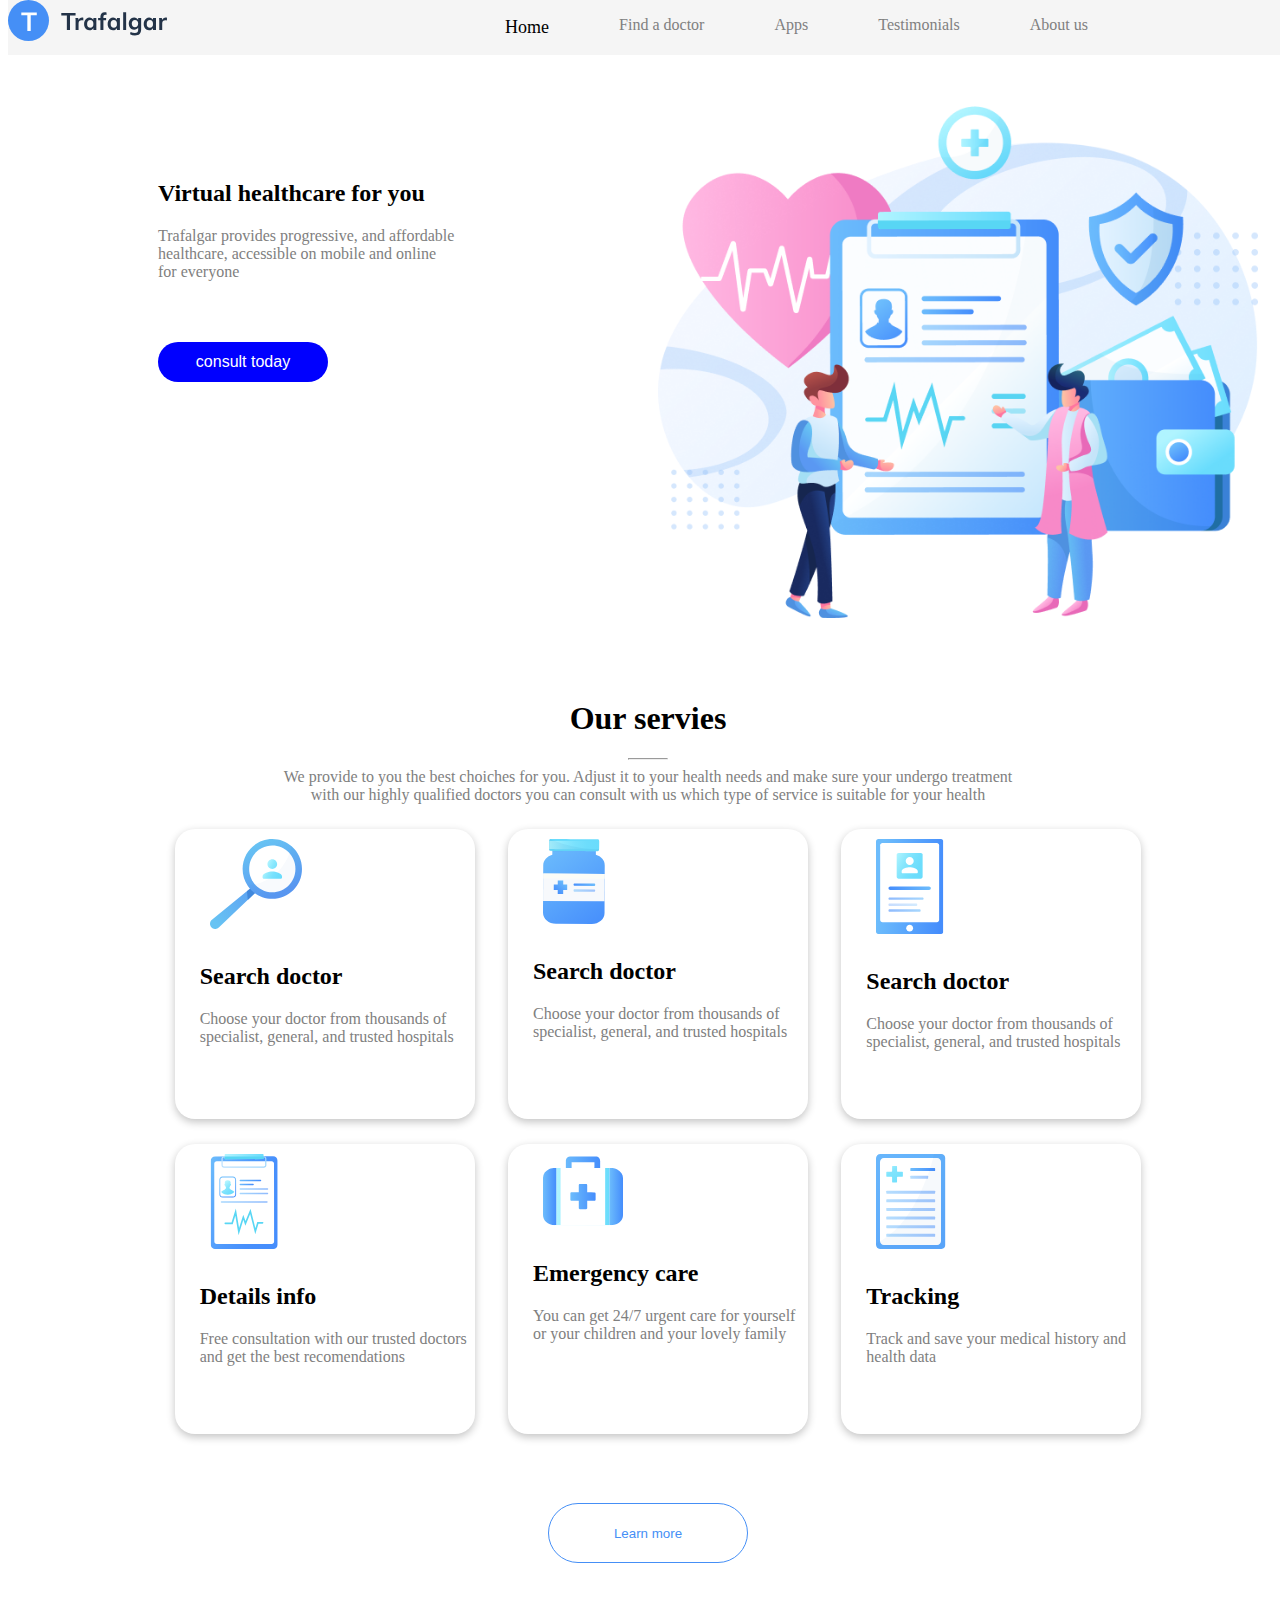
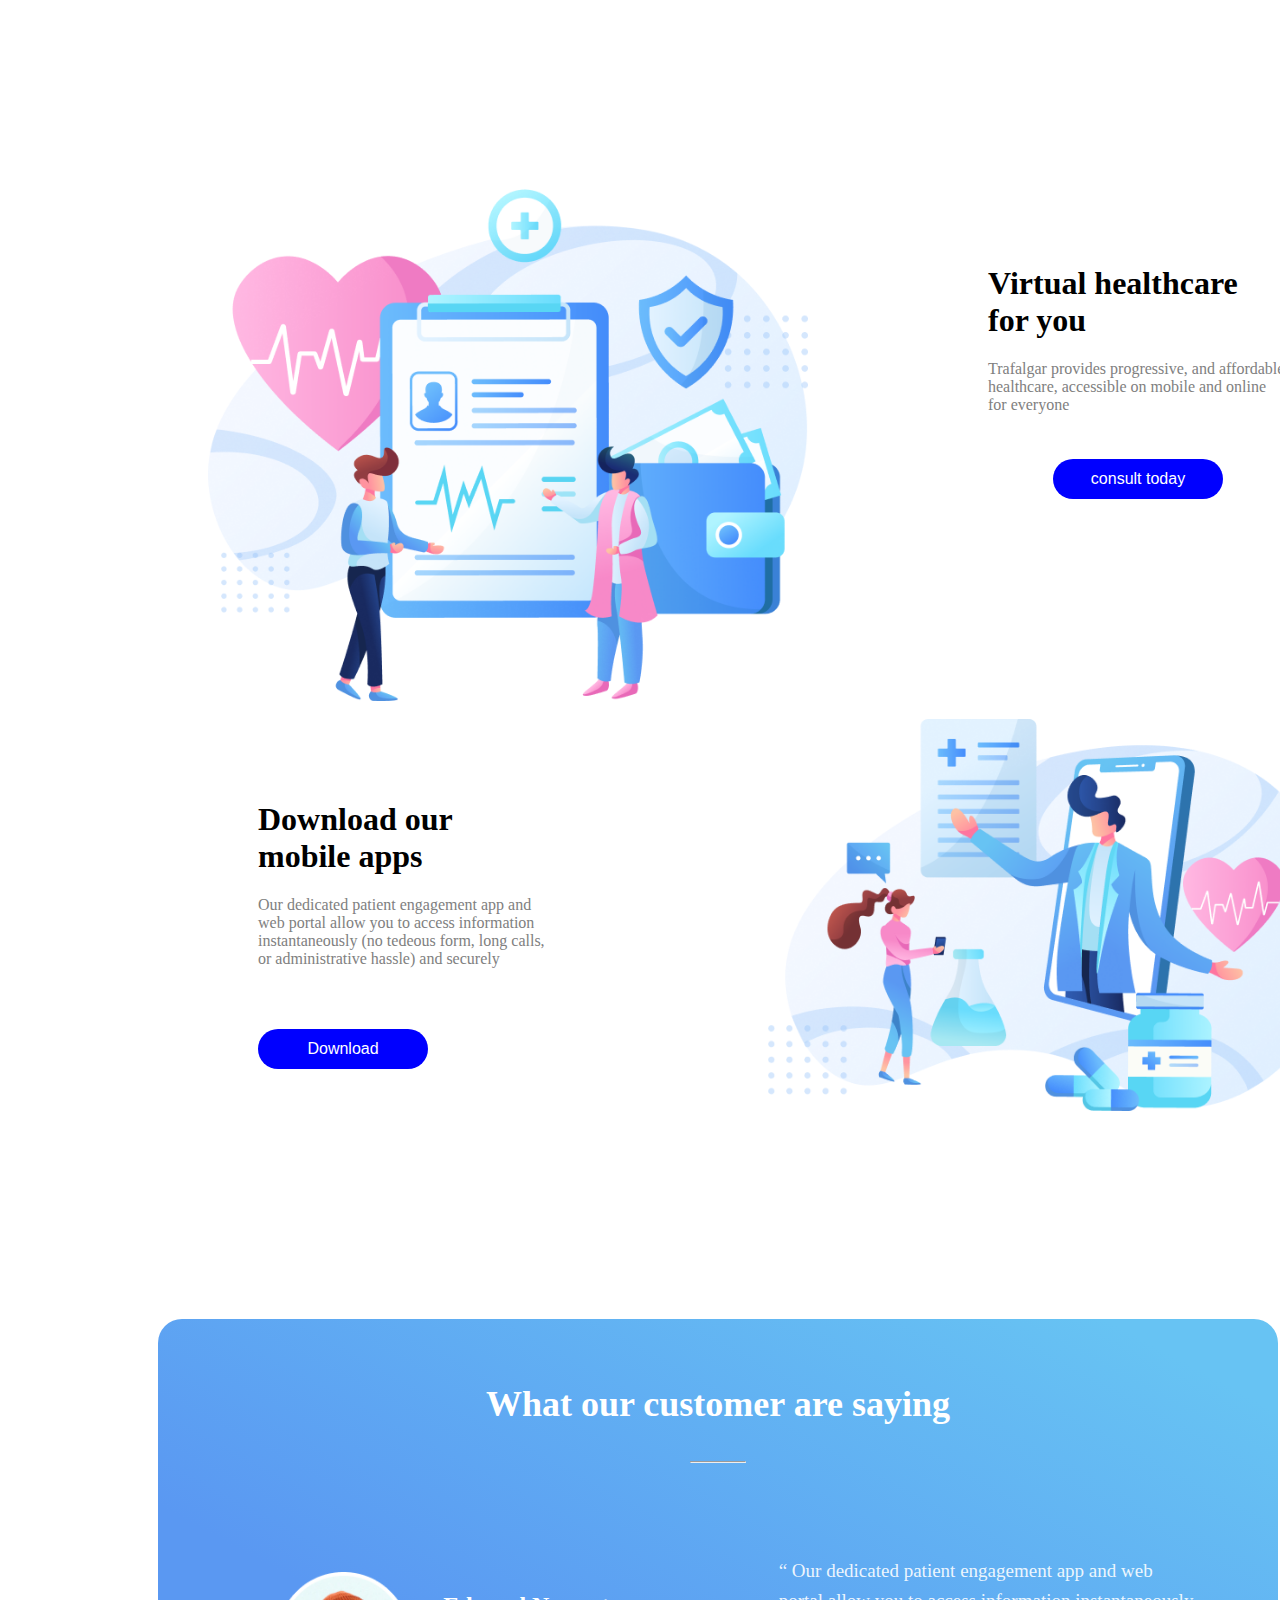
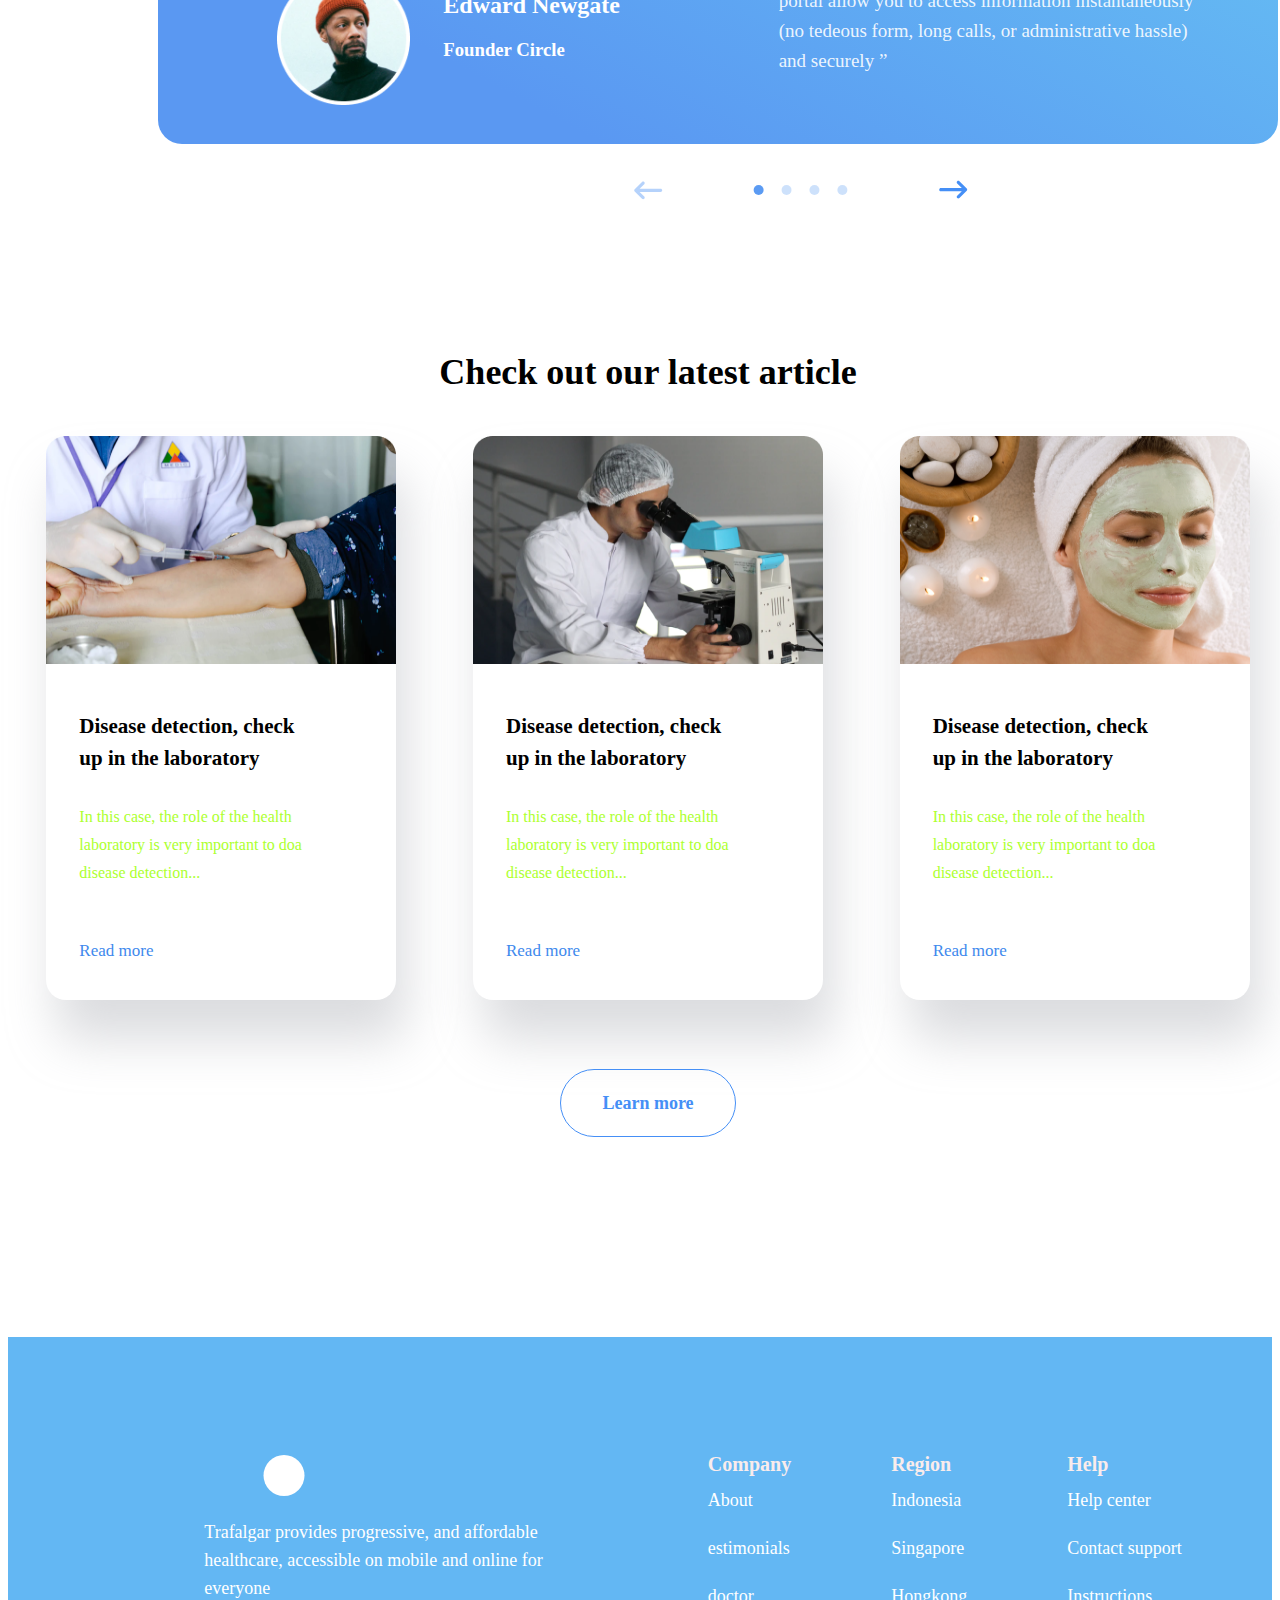
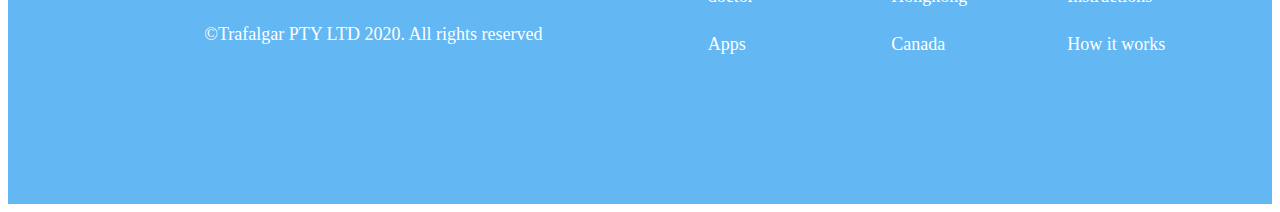
<file: index.html>
<!DOCTYPE html>
<html lang="en">
  <head>
    <meta charset="UTF-8" />
    <meta http-equiv="X-UA-Compatible" content="IE=edge" />
    <meta name="viewport" content="width=device-width, initial-scale=1.0" />
    <!-- <link rel="stylesheet" href="./css/main.css-min.css" /> -->
    <link rel="stylesheet" href="./css/main.css" />
    <title>My work</title>
  </head>
  <body>
      <header class="header">
        <div class="container">
        <nav class="nav">
          <a href="#"><img src="./images/logo.svg" alt="logo" /></a>
          <div class="nav-link">
            <ul class="nav-list">
              <li class="nav-item nav-item-activ">Home</li>
              <li class="nav-item">Find a doctor</li>
              <li class="nav-item">Apps</li>
              <li class="nav-item">Testimonials</li>
              <li class="nav-item">About us</li>
            </ul>
          </div>
        </nav>
        </div>
      </header>
      <section class="one-all-text">
        <div class="container">
        <div class="all-text">
          <div class="virtual">
            <h2>Virtual healthcare for you</h2>
            <p>
              Trafalgar provides progressive, and affordable healthcare,
              accessible on mobile and online for everyone
            </p>
            <button class="btn">consult today</button>
          </div>
          <div class="foto">
            <img
              src="./images/trafalgar-headerillustration1.png"
              alt="trafalgar"
            />
          </div>
        </div>
        </div>
      </section>
      <div class="container">
      <div class="all-box">
        <div class="first-text">
          <h1>Our servies</h1>
          <hr />
          <p class="our-p">
            We provide to you the best choiches for you. Adjust it to your
            health needs and make sure your undergo treatment with our highly
            qualified doctors you can consult with us which type of service is
            suitable for your health
          </p>
        </div>

        <div class="cards">
          <div class="three-box">
            <div class="boxs">
              <img src="./images/lupa.svg" alt="lupa" />
              <h2>Search doctor</h2>
              <p>
                Choose your doctor from thousands of specialist, general, and
                trusted hospitals
              </p>
            </div>
          </div>

          <div class="three-box">
            <div class="boxs">
              <img src="./images/Frame.svg" alt="Frame" />
              <h2>Search doctor</h2>
              <p>
                Choose your doctor from thousands of specialist, general, and
                trusted hospitals
              </p>
            </div>
          </div>

          <div class="three-box">
            <div class="boxs">
              <img src="./images/Frame(1).svg" alt="Frame 1" />
              <h2>Search doctor</h2>
              <p>
                Choose your doctor from thousands of specialist, general, and
                trusted hospitals
              </p>
            </div>
          </div>
        </div>

        <div class="cards-too">
          <div class="three-box">
            <div class="boxs">
              <img src="./images/Frame(2).svg" alt="Frame 2" />
              <h2>Details info</h2>
              <p>
                Free consultation with our trusted doctors and get the best
                recomendations
              </p>
            </div>
          </div>

          <div class="three-box">
            <div class="boxs">
              <img src="./images/Frame(3).svg" alt="Frame 3" />
              <h2>Emergency care</h2>
              <p>
                You can get 24/7 urgent care for yourself or your children and
                your lovely family
              </p>
            </div>
          </div>

          <div class="three-box">
            <div class="boxs">
              <img src="./images/Frame(4).svg" alt="Frame 4" />
              <h2>Tracking</h2>
              <p>
                Track and save your medical history and health data
              </p>
            </div>
          </div>
        </div>
        <button class="buttom">Learn more</button>
      </div>
      </div>
      <!-- ################################################################################################ -->
      <!-- ################################################################################################ -->
      <!-- ################################################################################################ -->

      <div class="container">
      <div class="all-text">
        <div class="foto">
          <img
            src="./images/trafalgar-headerillustration1.png"
            alt="trafalgar"
          />
        </div>

        <div class="box-modl"></div>

        <div class="virtual">
          <h1>Virtual healthcare for you</h1>
          <p>
            Trafalgar provides progressive, and affordable healthcare,
            accessible on mobile and online for everyone
          </p>
          <button class="buttom">consult today</button>
        </div>
      </div>
      </div>
<div class="container">
      <div class="Download">
        <div class="virtual">
          <h1>Download our mobile apps</h1>
          <p>
            Our dedicated patient engagement app and web portal allow you to
            access information instantaneously (no tedeous form, long calls, or
            administrative hassle) and securely
          </p>
          <button class="btn">Download</button>
        </div>
        <div class="foto">
          <img
            src="./images/trafalgar-illustrationsec031.png"
            alt="trafalgar"
          />
        </div>
      </div>
</div>

      <div class="container">
        <section class="costumer">
          <div class="costumer-box">
            <h2 class="costumer-heding">
              What our customer are saying
            </h2>
            <hr class="costumer-hr" />
            <div class="costumer-info">
              <ul class="costumer-list">
                <li class="costumer-itim">
                  <img
                    src="./images/Group5.png"
                    alt="is there a picture here"
                    width="133"
                    height="133"
                  />
                </li>
                <li class="costumer-list-itim">
                  <h2>Edward Newgate</h2>
                  <h3>Founder Circle</h3>
                </li>
              </ul>
  
              <div class="costumer-blockode">
                <q>
                  Our dedicated patient engagement app and web portal allow you to
                  access information instantaneously (no tedeous form, long calls,
                  or administrative hassle) and securely
                </q>
              </div>
            </div>
          </div>
          <img
            class="round"
            src="./images/arrownav.svg"
            alt="is there a picture here"
            width="336"
            height="20"
          />
        </section>
      </div>

      <div class="container">
        <section class="article">
          <div class="container">
            <div>
              <h2 class="article-heding">Check out our latest article</h2>
              <span class="server-line"></span>
              <ul class="article-list">
                <li class="article-list-itim">
                  <img
                    style="padding-bottom: 12px;"
                    src="./images/MaskGroup.png"
                    alt="medetsine"
                    width="350"
                    height="240"
                  />
                  <h2 class="article-heding2">
                    Disease detection, check up in the laboratory
                  </h2>
                  <p class="article-paragrf">
                    In this case, the role of the health laboratory is very
                    important to doa disease detection...
                  </p>
                  <a class="article-img" href="https://www.figma.com/">
                    Read more
                  </a>
                </li>
  
                <li class="article-list-itim">
                  <img
                    style="padding-bottom: 12px;"
                    src="./images/Mask2Group.png"
                    alt="medetsine"
                    width="350"
                    height="240"
                  />
                  <h2 class="article-heding2">
                    Disease detection, check up in the laboratory
                  </h2>
                  <p class="article-paragrf">
                    In this case, the role of the health laboratory is very
                    important to doa disease detection...
                  </p>
                  <a class="article-img" href="https://www.figma.com/">
                    Read more
                  </a>
                </li>
  
                <li class="article-list-itim">
                  <img
                    style="padding-bottom: 12px;"
                    src="./images/Mask3Group.png"
                    alt="medetsine"
                    width="350"
                    height="240"
                  />
                  <h2 class="article-heding2">
                    Disease detection, check up in the laboratory
                  </h2>
                  <p class="article-paragrf">
                    In this case, the role of the health laboratory is very
                    important to doa disease detection...
                  </p>
                  <a class="article-img" href="https://www.figma.com/">
                    Read more
                  </a>
                </li>
              </ul>
            </div>
            <a class="article-link" href="#">Learn more</a>
          </div>
        </section>
      </div>

      <footer class="footer">
        <div class="container">
          <div class="footer-navbar">
            <div class="footer-logo">
              <img
                class="footer-img-logo"
                src="./images/Ellipse8.svg"
                alt="logo"
                width="160"
                height="41"
              />
              <p class="footer-paragrf">
                Trafalgar provides progressive, and affordable healthcare,
                accessible on mobile and online for everyone
              </p>
              <p class="footer-paragrf">
                ©Trafalgar PTY LTD 2020. All rights reserved
              </p>
            </div>

            <div class="footer-list">
              <ul class="footer-itim">
                <li class="footer-list-itim">
                  <strong class="">Company</strong>
                  <ul class="list-itim">
                    <li class="list-itim-info">
                      <a class="footer-link" href="#">About</a>
                    </li>
                    <li class="list-itim-info">
                      <a class="footer-link" href="#">estimonials</a>
                    </li>
                    <li class="list-itim-info">
                      <a class="footer-link" href="#">doctor</a>
                    </li>
                    <li class="list-itim-info">
                      <a class="footer-link" href="#">Apps</a>
                    </li>
                  </ul>
                </li>

                <li class="footer-list-itim">
                  <strong>Region</strong>
                  <ul class="list-itim">
                    <li class="list-itim-info">
                      <a class="footer-link" href="#">Indonesia</a>
                    </li>
                    <li class="list-itim-info">
                      <a class="footer-link" href="#">Singapore</a>
                    </li>
                    <li class="list-itim-info">
                      <a class="footer-link" href="#">Hongkong</a>
                    </li>
                    <li class="list-itim-info">
                      <a class="footer-link" href="#">Canada</a>
                    </li>
                  </ul>
                </li>

                <li class="footer-list-itim">
                  <strong>Help</strong>
                  <ul class="list-itim">
                    <li class="list-itim-info">
                      <a class="footer-link" href="#">Help center</a>
                    </li>
                    <li class="list-itim-info">
                      <a class="footer-link" href="#">Contact support</a>
                    </li>
                    <li class="list-itim-info">
                      <a class="footer-link" href="#">Instructions</a>
                    </li>
                    <li class="list-itim-info">
                      <a class="footer-link" href="#">How it works</a>
                    </li>
                  </ul>
                </li>
              </ul>
            </div>
          </div>
        </div>
      </footer>
    </div>
  </body>
</html>
</file>
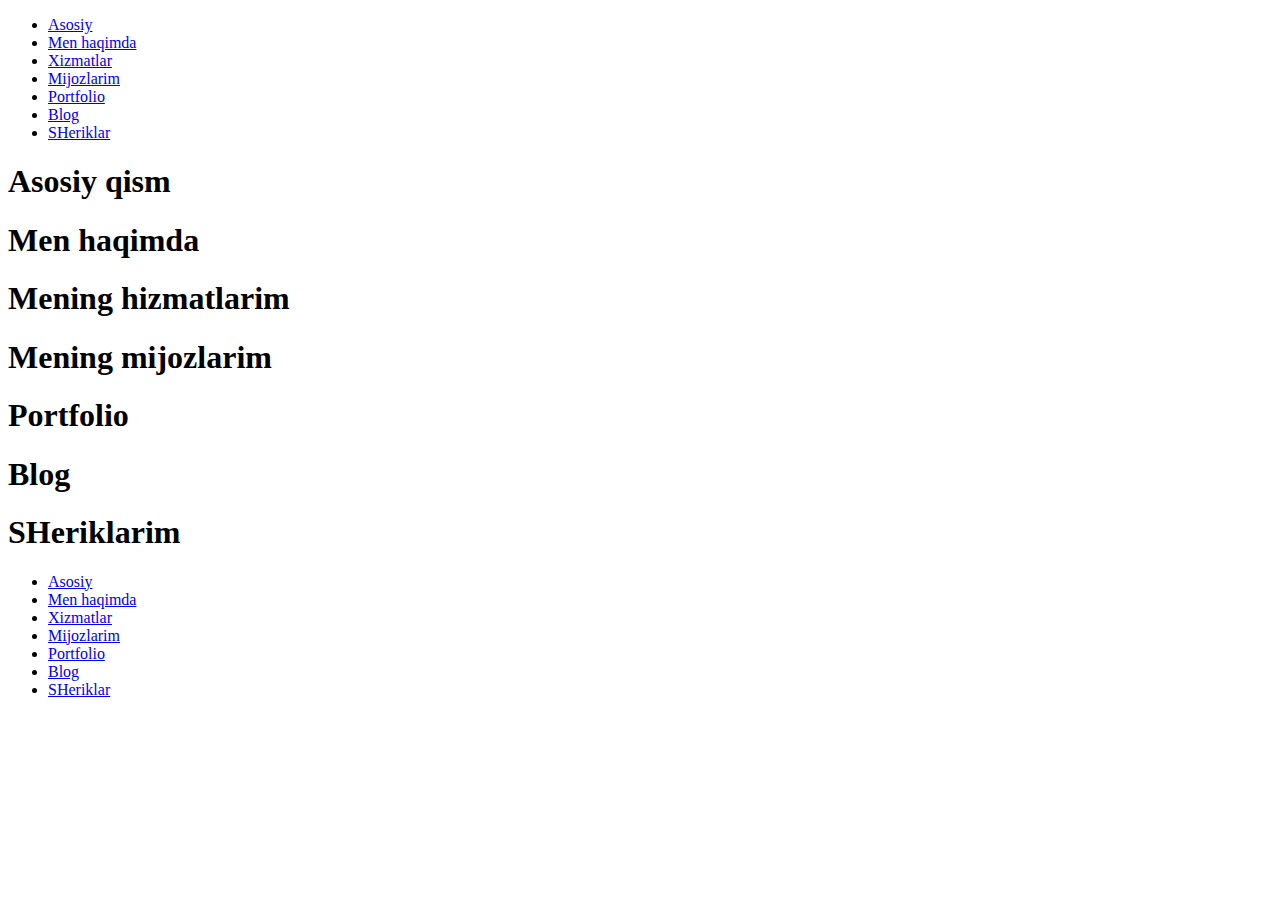
<file: mustaqil iw/index.html>
<!DOCTYPE html>
<html lang="en">
<head>
  <meta charset="UTF-8">
  <meta http-equiv="X-UA-Compatible" content="IE=edge">
  <meta name="viewport" content="width=device-width, initial-scale=1.0">
  <title>Portfolio</title>
</head>
<body>
    <!-- Header section -->
    <heder class="main-header">
        <nav class="main-navigation">
            <ul class="main-navigation_items">
                <li class="main-navigation_item">
                    <a href="#">Asosiy</a>
                </li>  
                <li class="main-navigation_item">
                    <a href="#">Men haqimda</a>
                </li>    
                <li class="main-navigation_item">
                    <a href="#">Xizmatlar</a>
                </li>    
                <li class="main-navigation_item">
                    <a href="#">Mijozlarim</a>
                </li>    
                <li class="main-navigation_item">
                    <a href="#">Portfolio</a>
                </li>    
                <li class="main-navigation_item">
                    <a href="#">Blog</a>
                </li>
                <li class="main-navigation_item">
                    <a href="#">SHeriklar</a>
                </li>                  
            </ul>
        </nav>
    </heder>
    <!-- /Header section -->

    <!-- Main section -->
    <section id="main-section">
        <h1>Asosiy qism</h1>
    </section>
    <!-- /Main section -->

    <!-- About me section-->
    <section id="about me">
        <h1>Men haqimda</h1>
    </section>
    <!-- /About me section -->

    <!-- Services section -->
    <section id="servicces">
        <h1>Mening hizmatlarim</h1>
    </section>
    <!-- /Services section --> 

    <!-- Clients section -->
    <section id="clients">
        <h1>Mening mijozlarim</h1>
    </section>
    <!-- /Clients section -->

    <!-- Portfolio section -->
    <section id="portfolio">
        <h1>Portfolio</h1>
    </section>
    <!-- /Portfolio section -->

    <!-- Blog section -->
    <section id="blog">
        <h1>Blog</h1>
    </section>
    <!-- /Blog section -->

    <!-- Partners section -->
    <section id="partners">
        <h1>SHeriklarim</h1>
    </section>
    <!-- /Partners section -->

    <!-- Footer section -->
    <footer>
      <nav>
        <ul>
            <li>
                <a href="#">Asosiy</a>
            </li>  
            <li>
                <a href="#">Men haqimda</a>
            </li>    
            <li>
                <a href="#">Xizmatlar</a>
            </li>    
            <li>
                <a href="#">Mijozlarim</a>
            </li>    
            <li>
                <a href="#">Portfolio</a>
            </li>    
            <li>
                <a href="#">Blog</a>
            </li>
            <li>
                <a href="#">SHeriklar</a>
            </li>                  
        </ul>
    </nav>
    </footer>
    <!-- /Footer section -->
</body>
</html>
</file>
<file: css/main.css-min.css>
* {
  box-sizing: border-box;
}
.container {
  margin: 0 auto;
}
.header {
  width: 100%;
  background: #f5f5f5;
  position: fixed;
  top: 0;
}
.foto {
  width: 600px;
  height: 400px;
}
.foto {
  margin-left: 200px;
}
.nav {
  display: flex;
  justify-content: space-between;
}
.nav-list {
  display: flex;
  list-style: none;
  padding-right: 130px;
  cursor: pointer;
}
.nav-item {
  padding-right: 70px;
  color: gray;
}
.nav-item:nth-child(1) {
  cursor: pointer;
  color: #000;
  font-family: Mulish;
  font-style: normal;
  font-weight: 400;
  font-size: 18px;
  line-height: 23px;
}
.one-all-text {
  margin-top: 100px;
  margin-left: 150px;
  direction: flex;
  justify-content: space-between;
}
.all-text {
  display: flex;
  margin-top: 40px;
}
.virtual {
  margin-top: 60px;
}
.virtual h1 {
  width: 250px;
}
.virtual p {
  width: 300px;
  color: gray;
}
.virtual button {
  margin-top: 45px;
  width: 170px;
  height: 40px;
  padding: 10px;
  border: none;
  border-radius: 20px;
  background-color: #00f;
  color: #fff;
  cursor: pointer;
}
.virtual a {
  color: #fff;
  text-decoration: none;
}
.all-box {
  margin-top: 200px;
}
.our-p {
  width: 760px;
  margin: 0 auto;
}
.three-box {
  width: 300px;
  height: 290px;
  box-shadow: rgba(0, 0, 0, 0.24) 0 3px 8px;
  border-radius: 20px;
}
.first-text h1 {
  text-align: center;
}
.three-box img {
  padding: 10px;
}
.first-text hr {
  width: 40px;
  height: 2px;
  background-color: #000;
}
.first-text {
  text-align: center;
  margin: auto;
  width: 1000px;
}
.first-text p {
  color: gray;
}
.boxs {
  margin-left: 25px;
}
.boxs p {
  color: gray;
}
.cards {
  display: flex;
  justify-content: space-around;
  width: 1000px;
  margin-left: 150px;
  margin-top: 25px;
}
.cards-too {
  display: flex;
  justify-content: space-around;
  width: 1000px;
  margin-left: 150px;
  margin-top: 25px;
}
.box-modl {
  width: 200px;
}
.buttom {
  display: block;
  margin: 69px auto 220px;
  background-color: #fff;
  color: #458ff6;
  width: 200px;
  height: 60px;
  border-radius: 55px;
  border: 1px solid #458ff6;
  cursor: pointer;
}
.L-T-B {
  display: flex;
}
.foto img {
  width: 600px;
}
.container {
  margin: 0 auto;
  width: 1280px;
}
.Download {
  display: flex;
  margin-left: 250px;
}
.costumer {
  width: 1200px;
}
.costumer-box {
  margin-top: 200px;
  margin-left: 150px;
  background: linear-gradient(208.18deg, #67c3f3 9.05%, #5a98f2 76.74%);
  width: 1120px;
  height: 425px;
  border-radius: 24px;
}
.costumer-heding {
  text-align: center;
  padding: 61px 0 25px;
  margin: 0;
  font-size: 36px;
  line-height: 48px;
  color: #fff;
}
.costumer-hr {
  margin-bottom: 93px;
  width: 56px;
  height: 2px;
  background-color: #fff;
  border-radius: 5px;
}
.costumer-info {
  display: flex;
  justify-content: space-around;
}
.costumer-list {
  display: flex;
  justify-content: space-around;
  list-style: none;
}
.costumer-list-itim {
  margin: 0;
  padding: top 124px;
  padding-left: 33px;
  color: #fff;
}
.costumer-blockode {
  font-size: 19px;
  line-height: 30px;
  color: rgba(255, 255, 255, 0.9);
  width: 420px;
}
.round {
  position: absolute;
  width: 336.43px;
  height: 20px;
  left: 633px;
  top: 3380px;
}
.article {
  text-align: center;
  font-size: 36px;
  line-height: 56px;
}
.article-heding {
  margin-top: 200px;
  font-size: 36px;
  line-height: 56px;
}
.article-list {
  display: flex;
  justify-content: space-around;
  padding: 0;
  margin-bottom: 69px;
}
.article-list-itim {
  text-align: left;
  box-shadow: 10px 40px 50px rgba(164, 167, 175, 0.4);
  width: 350px;
  list-style: none;
  border-radius: 20px;
  transition: all 0.3s linear;
}
.article-list-itim:hover {
  transform: scale(1.05);
}
.article-heding2 {
  padding-left: 33px;
  padding-bottom: 12px;
  font-size: 21px;
  line-height: 32px;
  width: 251px;
}
.article-paragrf {
  color: #adff2f;
  padding-left: 33px;
  padding-bottom: 25px;
  margin: 0;
  font-size: 16px;
  line-height: 28px;
  width: 266px;
}
.article-img {
  display: inline-block;
  font-size: 17px;
  line-height: 28px;
  color: #4089ed;
  text-decoration: none;
  padding: 25px 33px 35px;
}
.article-img:hover {
  color: red;
}
.article-link {
  display: inline-block;
  padding: 5px 41px;
  font-weight: 700;
  font-size: 18px;
  text-decoration: none;
  color: #458ff6;
  border: 1.4px solid #458ff6;
  border-radius: 53px;
}
.article-link:hover {
  background-color: pink;
  color: #0ff;
  border: #fff;
}
.footer {
  margin-top: 200px;
  background-color: #63b7f3;
}
.footer-navbar {
  color: #fff;
  display: flex;
  justify-content: space-around;
  vertical-align: middle;
}
.footer-logo {
  margin: 118px 0 113px 190px;
  width: 391px;
  height: 201px;
}
.footer-paragrf {
  margin-bottom: 16px;
  font-size: 18px;
  line-height: 28px;
  color: #fff;
}
.footer-itim {
  padding: 50px;
  display: flex;
  justify-content: space-around;
}
.footer-list-itim {
  padding: 50px;
  list-style: none;
}
.list-itim {
  margin-bottom: 20px;
  padding-left: 0;
}
.list-itim-info {
  padding: 5px 0;
  list-style: none;
}
strong {
  font-size: 20px;
  color: #faecec;
}
.footer-link {
  font-size: 18px;
  line-height: 38px;
  color: #fff;
  text-decoration: none;
}
.container {
  margin: 0 auto;
}
.header {
  width: 100%;
  background: #f5f5f5;
  position: fixed;
  top: 0;
}
.foto {
  width: 600px;
  height: 400px;
}
.foto {
  margin-left: 200px;
}
.nav {
  display: flex;
  justify-content: space-between;
}
.nav-list {
  display: flex;
  list-style: none;
  padding-right: 130px;
  cursor: pointer;
}
.nav-item {
  padding-right: 70px;
  color: gray;
}
.nav-item:nth-child(1) {
  cursor: pointer;
  color: #000;
  font-family: Mulish;
  font-style: normal;
  font-weight: 400;
  font-size: 18px;
  line-height: 23px;
}
.one-all-text {
  margin-top: 100px;
  margin-left: 150px;
  direction: flex;
  justify-content: space-between;
}
.all-text {
  display: flex;
  margin-top: 40px;
}
.virtual {
  margin-top: 60px;
}
.virtual h1 {
  width: 250px;
}
.virtual p {
  width: 300px;
  color: gray;
}
.virtual button {
  margin-top: 45px;
  width: 170px;
  height: 40px;
  padding: 10px;
  border: none;
  border-radius: 20px;
  background-color: #00f;
  color: #fff;
  cursor: pointer;
}
.virtual a {
  color: #fff;
  text-decoration: none;
}
.all-box {
  margin-top: 200px;
}
.our-p {
  width: 760px;
  margin: 0 auto;
}
.three-box {
  width: 300px;
  height: 290px;
  box-shadow: rgba(0, 0, 0, 0.24) 0 3px 8px;
  border-radius: 20px;
}
.first-text h1 {
  text-align: center;
}
.three-box img {
  padding: 10px;
}
.first-text hr {
  width: 40px;
  height: 2px;
  background-color: #000;
}
.first-text {
  text-align: center;
  margin: auto;
  width: 1000px;
}
.first-text p {
  color: gray;
}
.boxs {
  margin-left: 25px;
}
.boxs p {
  color: gray;
}
.cards {
  display: flex;
  justify-content: space-around;
  width: 1000px;
  margin-left: 150px;
  margin-top: 25px;
}
.cards-too {
  display: flex;
  justify-content: space-around;
  width: 1000px;
  margin-left: 150px;
  margin-top: 25px;
}
.box-modl {
  width: 200px;
}
.buttom {
  display: block;
  margin: 69px auto 220px;
  background-color: #fff;
  color: #458ff6;
  width: 200px;
  height: 60px;
  border-radius: 55px;
  border: 1px solid #458ff6;
  cursor: pointer;
}
.L-T-B {
  display: flex;
}
.foto img {
  width: 600px;
}
.container {
  margin: 0 auto;
  width: 1280px;
}
.Download {
  display: flex;
  margin-left: 250px;
}
.costumer {
  width: 1200px;
}
.costumer-box {
  margin-top: 200px;
  margin-left: 150px;
  background: linear-gradient(208.18deg, #67c3f3 9.05%, #5a98f2 76.74%);
  width: 1120px;
  height: 425px;
  border-radius: 24px;
}
.costumer-heding {
  text-align: center;
  padding: 61px 0 25px;
  margin: 0;
  font-size: 36px;
  line-height: 48px;
  color: #fff;
}
.costumer-hr {
  margin-bottom: 93px;
  width: 56px;
  height: 2px;
  background-color: #fff;
  border-radius: 5px;
}
.costumer-info {
  display: flex;
  justify-content: space-around;
}
.costumer-list {
  display: flex;
  justify-content: space-around;
  list-style: none;
}
.costumer-list-itim {
  margin: 0;
  padding: top 124px;
  padding-left: 33px;
  color: #fff;
}
.costumer-blockode {
  font-size: 19px;
  line-height: 30px;
  color: rgba(255, 255, 255, 0.9);
  width: 420px;
}
.round {
  position: absolute;
  width: 336.43px;
  height: 20px;
  left: 633px;
  top: 3380px;
}
.article {
  text-align: center;
  font-size: 36px;
  line-height: 56px;
}
.article-heding {
  margin-top: 200px;
  font-size: 36px;
  line-height: 56px;
}
.article-list {
  display: flex;
  justify-content: space-around;
  padding: 0;
  margin-bottom: 69px;
}
.article-list-itim {
  text-align: left;
  box-shadow: 10px 40px 50px rgba(164, 167, 175, 0.4);
  width: 350px;
  list-style: none;
  border-radius: 20px;
  transition: all 0.3s linear;
}
.article-list-itim:hover {
  transform: scale(1.05);
}
.article-heding2 {
  padding-left: 33px;
  padding-bottom: 12px;
  font-size: 21px;
  line-height: 32px;
  width: 251px;
}
.article-paragrf {
  color: #adff2f;
  padding-left: 33px;
  padding-bottom: 25px;
  margin: 0;
  font-size: 16px;
  line-height: 28px;
  width: 266px;
}
.article-img {
  display: inline-block;
  font-size: 17px;
  line-height: 28px;
  color: #4089ed;
  text-decoration: none;
  padding: 25px 33px 35px;
}
.article-img:hover {
  color: red;
}
.article-link {
  display: inline-block;
  padding: 5px 41px;
  font-weight: 700;
  font-size: 18px;
  text-decoration: none;
  color: #458ff6;
  border: 1.4px solid #458ff6;
  border-radius: 53px;
}
.article-link:hover {
  background-color: pink;
  color: #0ff;
  border: #fff;
}
.footer {
  margin-top: 200px;
  background-color: #63b7f3;
}
.footer-navbar {
  color: #fff;
  display: flex;
  justify-content: space-around;
  vertical-align: middle;
}
.footer-logo {
  margin: 118px 0 113px 190px;
  width: 391px;
  height: 201px;
}
.footer-paragrf {
  margin-bottom: 16px;
  font-size: 18px;
  line-height: 28px;
  color: #fff;
}
.footer-itim {
  padding: 50px;
  display: flex;
  justify-content: space-around;
}
.footer-list-itim {
  padding: 50px;
  list-style: none;
}
.list-itim {
  margin-bottom: 20px;
  padding-left: 0;
}
.list-itim-info {
  padding: 5px 0;
  list-style: none;
}
strong {
  font-size: 20px;
  color: #faecec;
}
.footer-link {
  font-size: 18px;
  line-height: 38px;
  color: #fff;
  text-decoration: none;
}
.footer-link:hover {
  color: gold;
  text-decoration: underline;
}
.container {
  margin: 0 auto;
}
.header {
  width: 100%;
  background: #f5f5f5;
  position: fixed;
  top: 0;
}
.foto {
  width: 600px;
  height: 400px;
}
.foto {
  margin-left: 200px;
}
.nav {
  display: flex;
  justify-content: space-between;
}
.nav-list {
  display: flex;
  list-style: none;
  padding-right: 130px;
  cursor: pointer;
}
.nav-item {
  padding-right: 70px;
  color: gray;
}
.nav-item:nth-child(1) {
  cursor: pointer;
  color: #000;
  font-family: Mulish;
  font-style: normal;
  font-weight: 400;
  font-size: 18px;
  line-height: 23px;
}
.one-all-text {
  margin-top: 100px;
  margin-left: 150px;
  direction: flex;
  justify-content: space-between;
}
.all-text {
  display: flex;
  margin-top: 40px;
}
.virtual {
  margin-top: 60px;
}
.virtual h1 {
  width: 250px;
}
.virtual p {
  width: 300px;
  color: gray;
}
.virtual button {
  margin-top: 45px;
  width: 170px;
  height: 40px;
  padding: 10px;
  border: none;
  border-radius: 20px;
  background-color: #00f;
  color: #fff;
  cursor: pointer;
}
.virtual a {
  color: #fff;
  text-decoration: none;
}
.all-box {
  margin-top: 200px;
}
.our-p {
  width: 760px;
  margin: 0 auto;
}
.three-box {
  width: 300px;
  height: 290px;
  box-shadow: rgba(0, 0, 0, 0.24) 0 3px 8px;
  border-radius: 20px;
}
.first-text h1 {
  text-align: center;
}
.three-box img {
  padding: 10px;
}
.first-text hr {
  width: 40px;
  height: 2px;
  background-color: #000;
}
.first-text {
  text-align: center;
  margin: auto;
  width: 1000px;
}
.first-text p {
  color: gray;
}
.boxs {
  margin-left: 25px;
}
.boxs p {
  color: gray;
}
.cards {
  display: flex;
  justify-content: space-around;
  width: 1000px;
  margin-left: 150px;
  margin-top: 25px;
}
.cards-too {
  display: flex;
  justify-content: space-around;
  width: 1000px;
  margin-left: 150px;
  margin-top: 25px;
}
.box-modl {
  width: 200px;
}
.buttom {
  display: block;
  margin: 69px auto 220px;
  background-color: #fff;
  color: #458ff6;
  width: 200px;
  height: 60px;
  border-radius: 55px;
  border: 1px solid #458ff6;
  cursor: pointer;
}
.L-T-B {
  display: flex;
}
.foto img {
  width: 600px;
}
.container {
  margin: 0 auto;
  width: 1280px;
}
.Download {
  display: flex;
  margin-left: 250px;
}
.costumer {
  width: 1200px;
}
.costumer-box {
  margin-top: 200px;
  margin-left: 150px;
  background: linear-gradient(208.18deg, #67c3f3 9.05%, #5a98f2 76.74%);
  width: 1120px;
  height: 425px;
  border-radius: 24px;
}
.costumer-heding {
  text-align: center;
  padding: 61px 0 25px;
  margin: 0;
  font-size: 36px;
  line-height: 48px;
  color: #fff;
}
.costumer-hr {
  margin-bottom: 93px;
  width: 56px;
  height: 2px;
  background-color: #fff;
  border-radius: 5px;
}
.costumer-info {
  display: flex;
  justify-content: space-around;
}
.costumer-list {
  display: flex;
  justify-content: space-around;
  list-style: none;
}
.costumer-list-itim {
  margin: 0;
  padding: top 124px;
  padding-left: 33px;
  color: #fff;
}
.costumer-blockode {
  font-size: 19px;
  line-height: 30px;
  color: rgba(255, 255, 255, 0.9);
  width: 420px;
}
.round {
  position: absolute;
  width: 336.43px;
  height: 20px;
  left: 633px;
  top: 3380px;
}
.article {
  text-align: center;
  font-size: 36px;
  line-height: 56px;
}
.article-heding {
  margin-top: 200px;
  font-size: 36px;
  line-height: 56px;
}
.article-list {
  display: flex;
  justify-content: space-around;
  padding: 0;
  margin-bottom: 69px;
}
.article-list-itim {
  text-align: left;
  box-shadow: 10px 40px 50px rgba(164, 167, 175, 0.4);
  width: 350px;
  list-style: none;
  border-radius: 20px;
  transition: all 0.3s linear;
}
.article-list-itim:hover {
  transform: scale(1.05);
}
.article-heding2 {
  padding-left: 33px;
  padding-bottom: 12px;
  font-size: 21px;
  line-height: 32px;
  width: 251px;
}
.article-paragrf {
  color: #adff2f;
  padding-left: 33px;
  padding-bottom: 25px;
  margin: 0;
  font-size: 16px;
  line-height: 28px;
  width: 266px;
}
.article-img {
  display: inline-block;
  font-size: 17px;
  line-height: 28px;
  color: #4089ed;
  text-decoration: none;
  padding: 25px 33px 35px;
}
.article-img:hover {
  color: red;
}
.article-link {
  display: inline-block;
  padding: 5px 41px;
  font-weight: 700;
  font-size: 18px;
  text-decoration: none;
  color: #458ff6;
  border: 1.4px solid #458ff6;
  border-radius: 53px;
}
.article-link:hover {
  background-color: pink;
  color: #0ff;
  border: #fff;
}
.footer {
  margin-top: 200px;
  background-color: #63b7f3;
}
.footer-navbar {
  color: #fff;
  display: flex;
  justify-content: space-around;
  vertical-align: middle;
}
.footer-logo {
  margin: 118px 0 113px 190px;
  width: 391px;
  height: 201px;
}
.footer-paragrf {
  margin-bottom: 16px;
  font-size: 18px;
  line-height: 28px;
  color: #fff;
}
.footer-itim {
  padding: 50px;
  display: flex;
  justify-content: space-around;
}
.footer-list-itim {
  padding: 50px;
  list-style: none;
}
.list-itim {
  margin-bottom: 20px;
  padding-left: 0;
}
.list-itim-info {
  padding: 5px 0;
  list-style: none;
}
strong {
  font-size: 20px;
  color: #faecec;
}
.footer-link {
  font-size: 18px;
  line-height: 38px;
  color: #fff;
  text-decoration: none;
}
.footer-link:hover {
  color: gold;
  text-decoration: underline;
}
</file>
<file: css/main.css>
* {
  box-sizing: border-box;
}
.container {
  margin: 0 auto;
  width: 1200px;
}
.header {
  width: 100%;
  /* margin-left: 150px; */
  /* margin-top: 20px; */
  background: whitesmoke;
  position: fixed;
  top: 0;
}
.foto {
  width: 600px;
  height: 400px;
}

.foto {
  margin-left: 200px;
}
.nav {
  display: flex;
  justify-content: space-between;
}
.nav-list {
  display: flex;
  list-style: none;
  padding-right: 130px;
  cursor: pointer;
}
.nav-item {
  padding-right: 70px;
  color: gray;
}
.nav-item:nth-child(1) {
  cursor: pointer;
  color: black;
  font-family: 'Mulish';
  font-style: normal;
  font-weight: 400;
  font-size: 18px;
  line-height: 23px;
}

.one-all-text {
  margin-top: 100px;
  margin-left: 150px;
  direction: flex;
  justify-content: space-between;
}
.all-text {
  display: flex;
  margin-top: 40px;
}
.virtual {
  margin-top: 60px;
}
.virtual h1 {
  width: 250px;
}
.virtual p {
  width: 300px;
  color: gray;
}
.virtual button {
  margin-top: 45px;
  width: 170px;
  height: 40px;
  font-size: 16px;
  padding: 10px;
  border: none;
  border-radius: 20px;
  background-color: blue;
  color: white;
  cursor: pointer;
}

.virtual a {
  color: white;
  text-decoration: none;
}

.all-box {
  margin-top: 200px;
}

.our-p {
  width: 760px;
  margin: 0 auto;
}
.three-box {
  width: 300px;
  height: 290px;
  /* border: 1px solid black; */
  box-shadow: rgba(0, 0, 0, 0.24) 0px 3px 8px;
  border-radius: 20px;
}
.first-text h1 {
  text-align: center;
}

.three-box img {
  padding: 10px;
}

.first-text hr {
  width: 40px;
  height: 2px;
  background-color: black;
}

.first-text {
  text-align: center;
  margin: auto;
  width: 1000px;
}
.first-text p {
  color: gray;
}
.boxs {
  margin-left: 25px;
}
.boxs p {
  color: gray;
}

.cards {
  display: flex;
  justify-content: space-around;
  width: 1000px;
  margin-left: 150px;
  margin-top: 25px;
}

.cards-too {
  display: flex;
  justify-content: space-around;
  width: 1000px;
  margin-left: 150px;
  margin-top: 25px;
}

.box-modl {
  width: 200px;
}

.buttom {
  display: block;
  margin: 69px auto 220px;
  background-color: #fff;
  color: #458ff6;
  width: 200px;
  height: 60px;
  border-radius: 55px;
  border: 1px solid #458ff6;
  cursor: pointer;
}

.L-T-B {
  display: flex;
}
.foto img {
  width: 600px;
}

.container {
  margin: 0 auto;
  width: 1280px;
}

.Download {
  display: flex;
  margin-left: 250px;
}

.costumer {
  width: 1200px;
}
.costumer-box {
  margin-top: 200px;
  margin-left: 150px;
  background: linear-gradient(208.18deg, #67c3f3 9.05%, #5a98f2 76.74%);
  width: 1120px;
  height: 425px;
  border-radius: 24px;
}
.costumer-heding {
  text-align: center;
  padding: 61px 0 25px;
  margin: 0px;
  font-size: 36px;
  line-height: 48px;
  color: #ffffff;
}
.costumer-hr {
  margin-bottom: 93px;
  width: 56px;
  height: 2px;
  background-color: white;
  border-radius: 5px;
}
.costumer-info {
  display: flex;
  justify-content: space-around;
}
.costumer-list {
  display: flex;
  justify-content: space-around;
  list-style: none;
}
.costumer-list-itim {
  margin: 0px;
  padding: top 124px;
  padding-left: 33px;
  color: white;
}
.costumer-blockode {
  font-size: 19px;
  line-height: 30px;
  color: rgba(255, 255, 255, 0.9);
  width: 420px;
}
.round {
  position: absolute;
  width: 336.43px;
  height: 20px;
  left: 633px;
  top: 3380px;
}

.article {
  text-align: center;
  font-size: 36px;
  line-height: 56px;
}
.article-heding {
  margin-top: 200px;
  font-size: 36px;
  line-height: 56px;
}
.article-list {
  display: flex;
  justify-content: space-around;
  padding: 0px;
  margin-bottom: 69px;
}
.article-list-itim {
  text-align: left;
  box-shadow: 10px 40px 50px rgba(164, 167, 175, 0.4);
  width: 350px;
  list-style: none;
  border-radius: 20px;
  transition: all 0.3s linear;
}
.article-list-itim:hover {
  transform: scale(1.05);
}
.article-heding2 {
  padding-left: 33px;
  padding-bottom: 12px;
  font-size: 21px;
  line-height: 32px;
  width: 251px;
}
.article-paragrf {
  color: greenyellow;
  padding-left: 33px;
  padding-bottom: 25px;
  margin: 0;
  font-size: 16px;
  line-height: 28px;
  width: 266px;
}
.article-img {
  display: inline-block;
  font-size: 17px;
  line-height: 28px;
  color: #4089ed;
  text-decoration: none;
  padding: 25px 33px 35px;
}
.article-img:hover {
  color: red;
}
.article-link {
  display: inline-block;
  padding: 5px 41px;
  font-weight: 700;
  font-size: 18px;
  text-decoration: none;
  color: #458ff6;
  border: 1.4px solid #458ff6;
  border-radius: 53px;
}
.article-link:hover {
  background-color: pink;
  color: cyan;
  border: #fff;
}

.footer {
  margin-top: 200px;
  background-color: #63b7f3;
}
.footer-navbar {
  color: #ffffff;
  display: flex;
  justify-content: space-around;
  vertical-align: middle;
}
.footer-logo {
  margin: 118px 0 113px 190px;
  width: 391px;
  height: 201px;
}
.footer-paragrf {
  margin-bottom: 16px;
  font-size: 18px;
  line-height: 28px;
  color: #ffffff;
}
.footer-itim {
  padding: 50px;
  display: flex;
  justify-content: space-around;
}
.footer-list-itim {
  padding: 50px;
  list-style: none;
}
.list-itim {
  margin-bottom: 20px;
  padding-left: 0px;
}
.list-itim-info {
  padding: 5px 0;
  list-style: none;
}
strong {
  font-size: 20px;
  color: rgb(250, 236, 236);
}
.footer-link {
  font-size: 18px;
  line-height: 38px;
  color: #ffffff;
  text-decoration: none;
}
.footer-link:hover {
  color: gold;
  text-decoration: underline;
}
</file>
